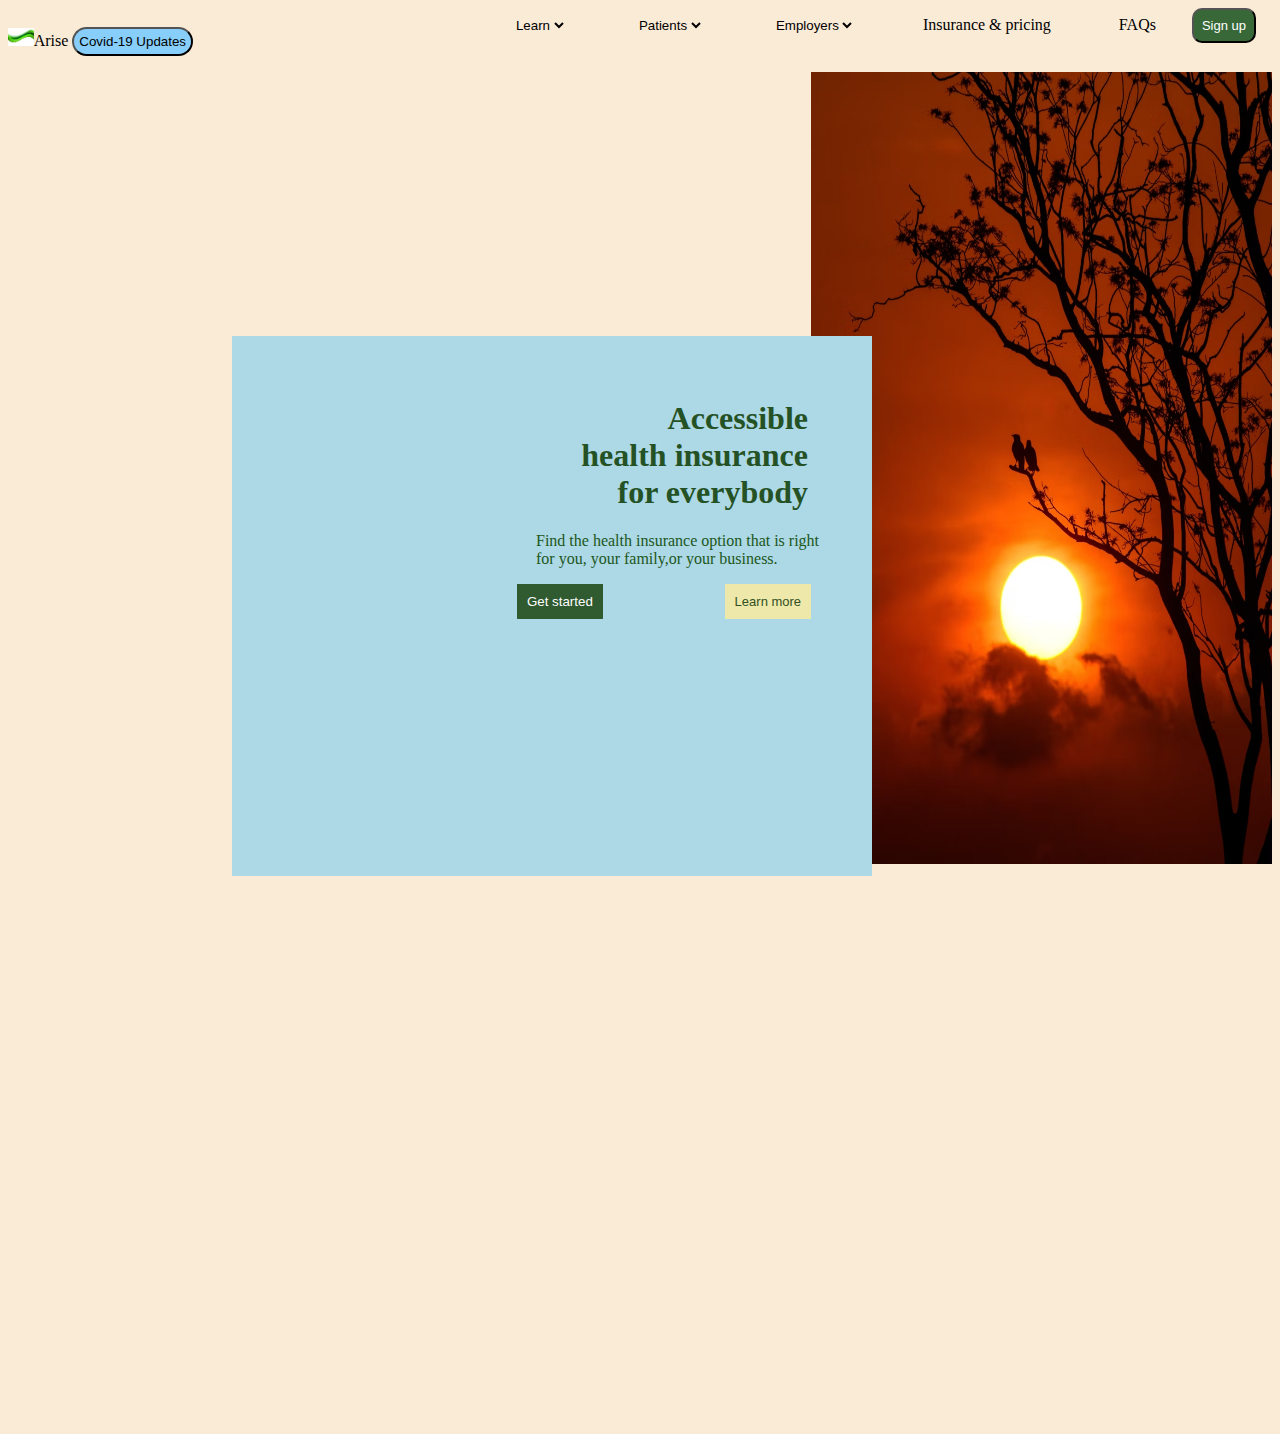
<file: Index.html>
<!DOCTYPE html>
<html lang="en">
<head>
    <meta charset="utf-8">
    <title>title</title>
    <link rel="stylesheet" href="style.css">
<link>
<body>
    <div class="main_container">       
        <header>                     
            <nav class="roshani">
                <span> <img class="logo" src="Logo.jpeg" alt=""/></span>Arise
                 <button class="button">    
            Covid-19 Updates</button> </nav>         
            <nav>                         
              <a href="#"><select name="Learn" id="roshani"> 
                        <option value=" Learn"> Learn</option>
                    </select>   
                </a>
                <a href="#"><select name="Patients" id="roshani">
                        <option value="Patients">Patients</option>
                    </select>
                </a>    
                <a href="#"><select name=" Employers" id="roshani">
                        <option value=" Employers"> Employers</option>
                    </select>
                </a>
                <a href="#">Insurance & pricing</a>
                <a href="#">FAQs</a>
                <button class="sign">Sign up</button>
            </nav>
        </header>                              
        <div class="inside"><img class="image" src="Nature.avif"alt="image">
        </div>
        <div class="upper">
            <h1>Accessible <br> health insurance <br> for everybody</h1>
            <p>Find the health insurance option that is right <br> for you, your family,or your business.</p>
            <div class="container">
                <button class="start">Get started</button>
                <button class="learn">Learn more</button>
            </div>
        </div>
    </div>
</body>
</html>
</file>
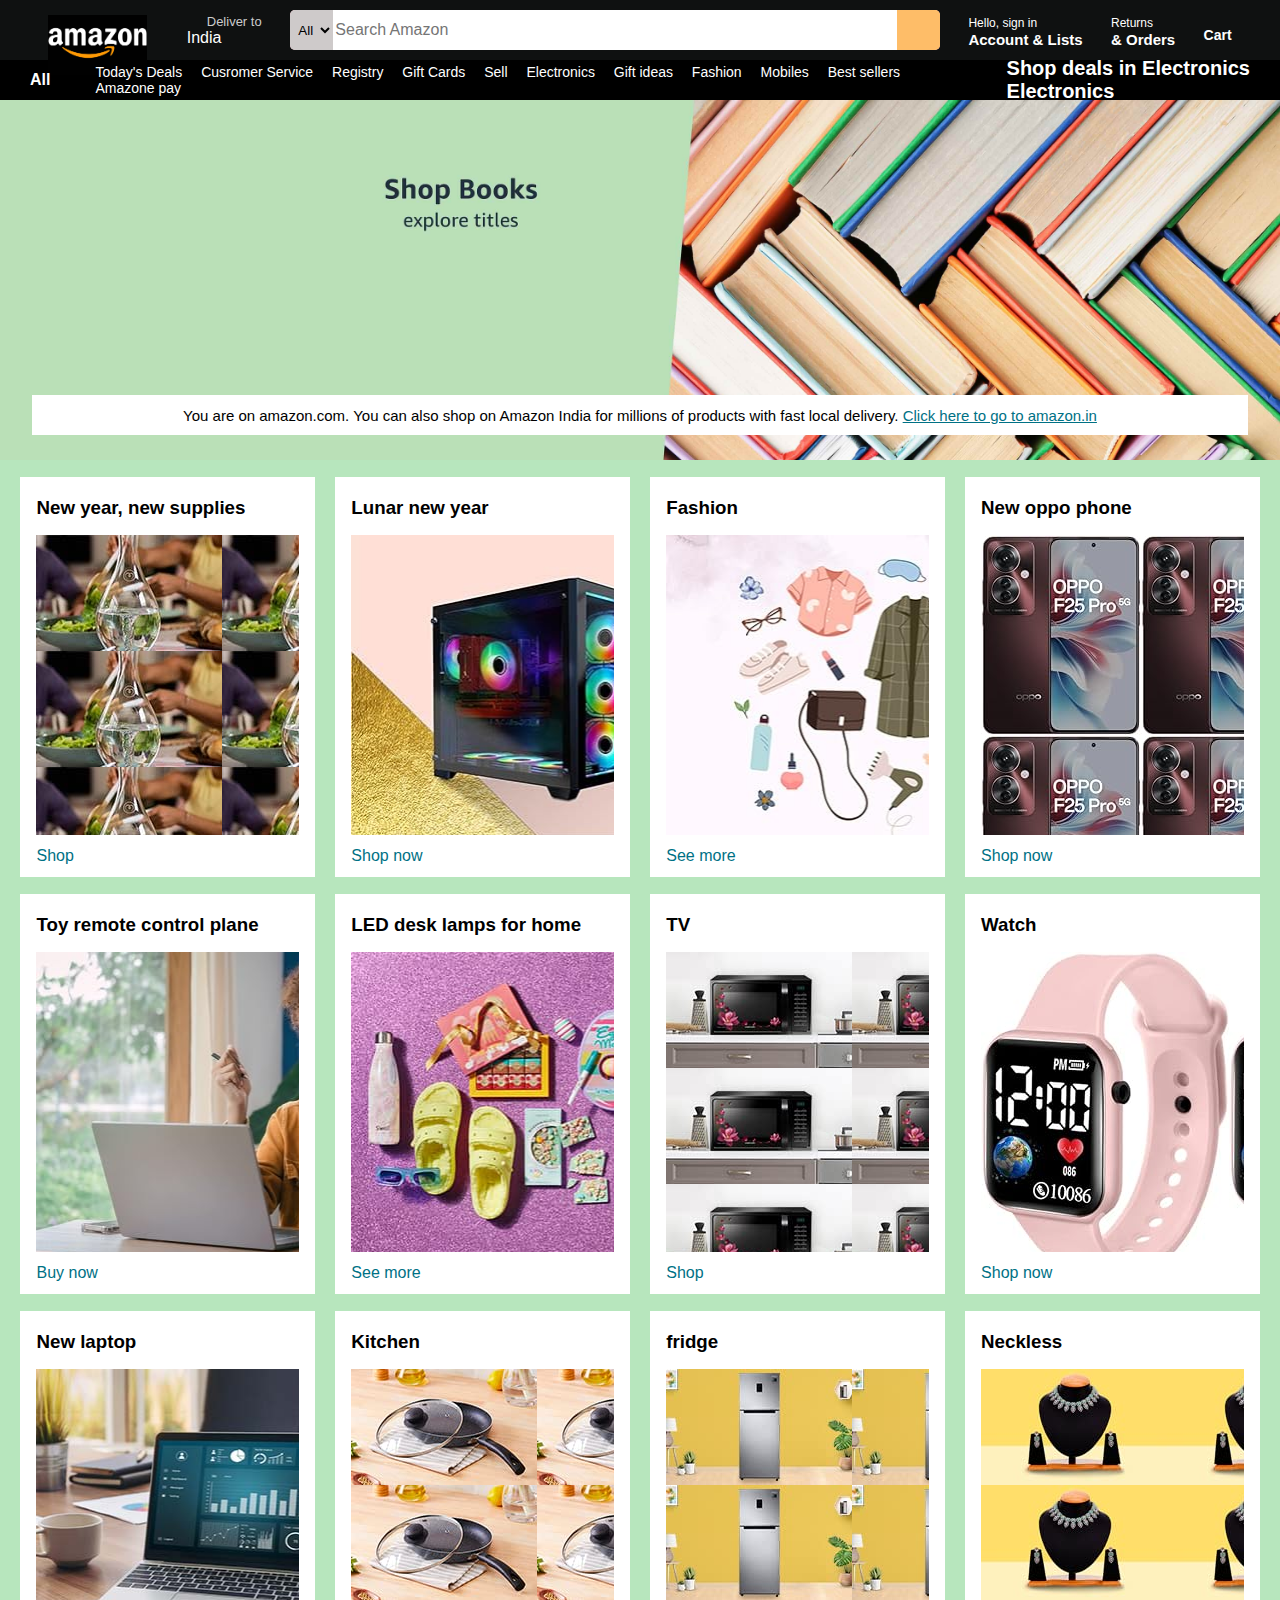
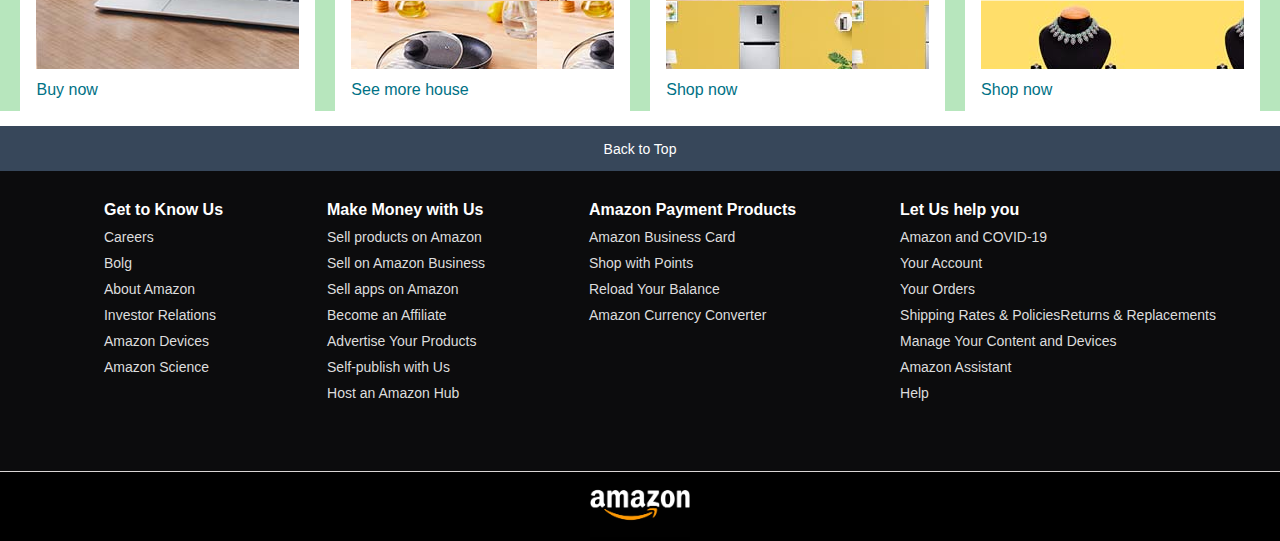
<file: Amazone2.html>
<!DOCTYPE html>
<html lang="en">
<head>
    <meta charset="UTF-8">
    <meta name="viewport" content="width=device-width, initial-scale=1.0">
    <title>Amazon</title>
    <!--contend delivery network  -->
    <link rel="stylesheet" href="https://cdnjs.cloudflare.com/ajax/libs/font-awesome/6.5.1/css/all.min.css" integrity="sha512-DTOQO9RWCH3ppGqcWaEA1BIZOC6xxalwEsw9c2QQeAIftl+Vegovlnee1c9QX4TctnWMn13TZye+giMm8e2LwA==" crossorigin="anonymous" referrerpolicy="no-referrer" />
    <!-- <link rel="stylesheet" href="style.css"> -->
    <link rel="stylesheet" href="amzon2.css">
</head>
<body>
    <header>
        <div class="navbar">
            <div class="nav-logo border">
                    <div class="logo"></div>
            </div>
            <div class="nav-address border">
                <p class="add-first">Deliver to </p>
                <div class="add-icon">
                    <i class="fa-solid fa-location-dot"></i>  <!--this is logo of location -->
                    <p class="add-second">India</p>
                </div>
            </div>

            <div class="nav-search">
                <select class="search-select">
                    <option>All</option>
                </select>
                <input placeholder="Search Amazon" class="search-input">
                <div class="search-icon">
                    <i class="fa-solid fa-magnifying-glass"></i>
                </div>
            </div>

            <div class="nav-singin border">
            <p><span>Hello, sign in</span> </p> 
            <p class="nav-second">Account & Lists</p>
        </div>
        <div class="nav-return border">
            <p><span>Returns</span> </p> 
            <p class="nav-second">& Orders</p>
        </div>
        <div class="nav-card border">
            <i class="fa-solid fa-cart-shopping"></i>
            Cart
        </div>
    </div>

    <div class="panel">
        <div class="panel-all border">
            <i class="fa-solid fa-bars"></i>
            <b>All</b> 
        </div>
        <div class="panel-options">
            <p class="border">Today's Deals</p>
            <p class="border">Cusromer Service</p>
            <p class="border">Registry</p>
            <p class="border">Gift Cards</p>
            <p class="border">Sell</p>
            <p class="border">Electronics</p>
            <p class="border">Gift ideas</p>
            <p class="border">Fashion</p>
            <p class="border">Mobiles</p>
            <p class="border">Best sellers</p>
            <p class="border">Amazone pay</p>

        </div>
        <div class="panel-deals border">
            Shop deals in Electronics            <p class="border">Electronics</p>

        </div>
    </div>
    </header>
    <div class="hero-section">
        <div class="hero-msg">
        <p>You are on amazon.com. You can also shop on Amazon India for millions of products with fast local delivery. <a href="https://www.amazon.in/?&tag=googhydrabk1-21&ref=pd_sl_7hz2t19t5c_e&adgrpid=155259815513&hvpone=&hvptwo=&hvadid=674842289437&hvpos=&hvnetw=g&hvrand=16294529747301601565&hvqmt=e&hvdev=c&hvdvcmdl=&hvlocint=&hvlocphy=9299869&hvtargid=kwd-10573980&hydadcr=14453_2316415"> Click here to go to amazon.in</a></p>
        </div>
    </div>

    <div class="shop-section">
    <div class="box">
        <div class="box-content">
            <h3>New year, new supplies</h3>
        <div class="box-img" style="background-image: url('rosh2.jpg');"></div>
        <p>Shop</p>
        </div>
    </div>

    <div class="box">
        <div class="box-content">
            <h3>Lunar new year</h3>
        <div class="box-img" style="background-image: url('rosh3.jpg');"></div>
        <p>Shop now</p>
        </div>
    </div>

    <div class="box">
        <div class="box-content">
            <h3>Fashion</h3>
        <div class="box-img" style="background-image: url('rosh4.jpg');"></div>
        <p>See more </p>
        </div>
    </div>

    <div class="box">
        <div class="box-content">
            <h3>New oppo <!--professional--> phone</h3>
        <div class="box-img" style="background-image: url('oppo-mobile.jpg');"></div>
        <p>Shop now</p>
        </div>
    </div>
    <div class="box">
        <div class="box-content">
            <h3>Toy remote control plane</h3>
        <div class="box-img" style="background-image: url('rosh7.jpg');"></div>
        <p>Buy now</p>
        </div>
    </div>

    <div class="box">
        <div class="box-content">
            <h3>LED desk lamps for home</h3>
        <div class="box-img" style="background-image: url('rosh5.jpg');"></div>
        <p>See more </p>
        </div>
    </div>

    <div class="box">
        <div class="box-content">
            <h3>TV</h3>
        <div class="box-img" style="background-image: url('tv.jpg');"></div>
        <p>Shop </p>
        </div>
    </div>

    <div class="box">
        <div class="box-content">
            <h3>Watch</h3>
        <div class="box-img" style="background-image: url('watch.jpg');"></div>
        <p>Shop now</p>
        </div>
    </div>
    <div class="box">
        <div class="box-content">
            <h3>New laptop</h3>
        <div class="box-img" style="background-image: url('rosh9.jpg');"></div>
        <p>Buy now</p>
        </div>
    </div>

    <div class="box">
        <div class="box-content">
            <h3>Kitchen</h3>
        <div class="box-img" style="background-image: url('knife.jpg');"></div>
        <p>See more house</p>
        </div>
    </div>

    <div class="box">
        <div class="box-content">
            <h3>fridge</h3>
        <div class="box-img" style="background-image: url('fridge.jpg');"></div>
        <p>Shop now</p>
        </div>
    </div>

    <div class="box">
        <div class="box-content">
            <h3>Neckless</h3>
        <div class="box-img" style="background-image: url('girl_.jpg');"></div>
        <p>Shop now</p>
        </div>
    </div>
</div>
<footer>
    <div class="foot-panel1">
        Back to Top
    </div>

    <div class="foot-panel2 ">
        <ul>
            <p><b>Get to Know Us</b></p>
            <a>Careers</a>
            <a>Bolg</a>
            <a>About Amazon</a>
            <a>Investor Relations</a>
            <a>Amazon Devices</a>
            <a>Amazon Science</a>
        </ul>
        <ul>
            <p><b>Make Money with Us</b></p>
            <a>Sell products on Amazon</a>
            <a>Sell on Amazon Business</a>
            <a>Sell apps on Amazon </a>
            <a>Become an Affiliate</a>
            <a>Advertise Your Products</a>
            <a>Self-publish with Us</a>
            <a>Host an Amazon Hub</a>
        </ul>
        <ul>
            <p><b>Amazon Payment Products</b></p>
            <a>Amazon Business Card</a>
            <a>Shop with Points</a>
            <a>Reload Your Balance</a>
            <a>Amazon Currency Converter</a>
        </ul>
        <ul>
            <p><b>Let Us help you</b></p>
            <a>Amazon and COVID-19</a>
            <a>Your Account</a>
            <a>Your Orders</a>
            <a>Shipping Rates & PoliciesReturns & Replacements</a>
            <a>Manage Your Content and Devices</a>
            <a>Amazon Assistant</a>
            <a>Help</a>
        </ul>
    </div>
    <div class="foot-panel3">
        <div class="logo"></div>
    </div>

    <div></div>

</footer>
</body>
</html>
</file>
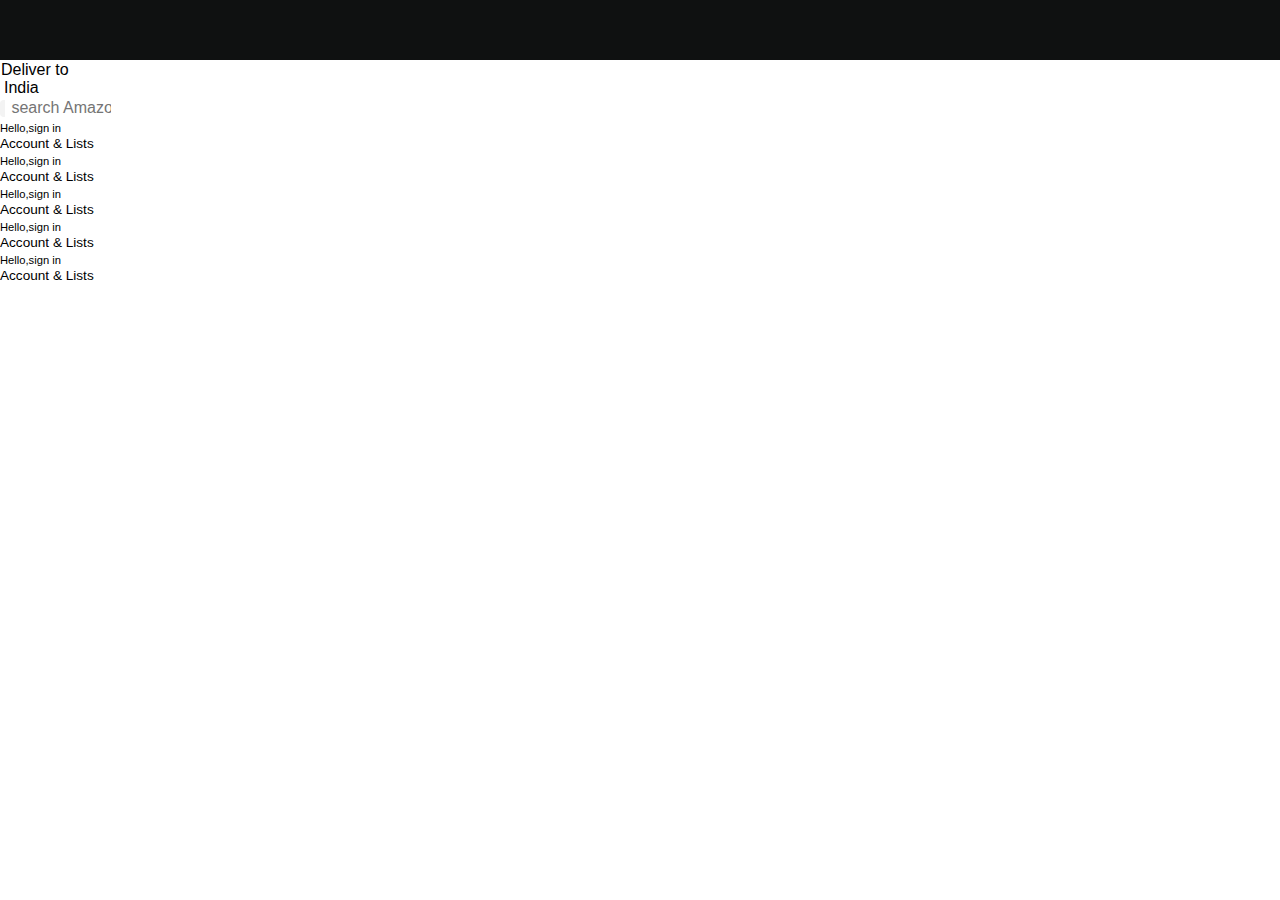
<file: new.html>
<!DOCTYPE html>
<html lang="en">
<head>
    <meta charset="UTF-8">
    <meta name="viewport" content="width=device-width, initial-scale=1.0">
    <title>Amazon</title>
    <link rel="stylesheet" href="https://cdnjs.cloudflare.com/ajax/libs/font-awesome/6.5.1/css/all.min.css" integrity="sha512-DTOQO9RWCH3ppGqcWaEA1BIZOC6xxalwEsw9c2QQeAIftl+Vegovlnee1c9QX4TctnWMn13TZye+giMm8e2LwA==" crossorigin="anonymous" referrerpolicy="no-referrer" />
    <link rel="stylesheet" href ="new.css">   
    </head>
    <body>
        <header>
                <div class="navbar">
                    <div class="nav-logo border"></div>
                        <div class="logo"></div>
                   </div>

             <div class="nav-address border">
                 <p class="add-first">Deliver to</p>
                    <div class="add-icon">
                        <i class="fa-solid fa-location-dot"></i>
                          <p class="add-second">India</p>
                       </div>
                 </div>
 
          <div class="nav-search">
           <select class="search-select">
                <option>All</option>
           </select>
    <input placeholder="search Amazon" class="search-input">
    <div class="search-icon">
        <i class="fa-sharp fa-light fa-magnifying-glass"></i>
        </div>
    </div>
    
    <div class="nav-singin">
         <p><span>Hello,sign in</span></p>
         <p class="nav-second">Account & Lists</p>

    </div>

    <div class="nav-singin">
        <p><span>Hello,sign in</span></p>
        <p class="nav-second">Account & Lists</p>

   </div>

   <div class="nav-singin">
    <p><span>Hello,sign in</span></p>
    <p class="nav-second">Account & Lists</p>

</div>

<div class="nav-singin">
    <p><span>Hello,sign in</span></p>
    <p class="nav-second">Account & Lists</p>

</div>
<div class="nav-singin">
    <p><span>Hello,sign in</span></p>
    <p class="nav-second">Account & Lists</p>

</div>

           



                        <!-- <h2>oppo Mobile</h2>
                        <div class="box-image" style="background-image : url(box1-laptop.jpg);"></div>
                        <p>see more</p>
                    </div>
                </div>

        </div>
        <div class="box1">box1</div>
        <div class="box1">box2</div>       
        <div class="box1">box3</div>       
        <div class="box1">box4</div>        -->
</file>
<file: style.css>
body {
    background-color: antiquewhite;
  }
  .logo{
    height: 2vh;
    border: radius 10px;
  }
  .span{
    margin-right: 1.5rem;
    font-size: x-large;
    color: rgb(13, 41, 13);
  }
  .about{
    height: 2vh;
  }
  .button{
    padding: 5px;
    border-radius: 20px;
    background-color:lightskyblue;
  }
  a {
    text-decoration: none;
    color: black;
    margin: 2rem;
  }
  .Mrunali {
    margin-top: 1.2rem;
  }
  
  select {
    background: transparent;
    border: none;
  }
  .sign {
    background-color: rgb(56, 104, 56);
    font-size:small;
    padding: 0.5rem 0.5rem;
    margin-right: 1rem;
    border-radius: 10px;
    color:palegoldenrod;
  }
  header {
    display: flex;
    justify-content: space-between;
  }
  .image{
    width:36vw;
    height:88vh;
  }
  .inside {
    margin-top: 1rem;
    display: flex;
    justify-content: right;
  }
  .upper {
    position: relative;
    bottom: 30rem;
    left: 14rem;
    background-color: lightblue;
    bottom: 550px;
    width: 50vw;
    height: 60vh;
  }
  .upper h1 {
    padding: 4rem 4rem 0rem 7rem;
    text-align: end;
    font-size: xx-large;
    color: rgb(37, 82, 37);
  }
  .upper p {
    padding: 0rem 3rem 0rem 19rem;
    text-align: start;
    color: rgb(32, 87, 32);
  }
  .container {
    margin-left: 14rem;
    display: flex;
    justify-content: space-around;
  }
  .start {
    padding: 10px;
    background: transparent;
    background-color: rgb(48, 90, 48);
    color: white;
    border: none;
  }
  .learn {
    padding: 10px;
    background: transparent;
    background-color:palegoldenrod;
    color: rgb(50, 80, 36);
    border: none;
    font-size:small;
  }
  .button image
  {
    border-radius:2px;
  }
  a {
    text-decoration: none;
    color: black;
    margin: 2rem;
  }
  .roshani{
    margin-top: 1.2rem;
  }
  .button {
     padding:5px;
    border-radius:20px;
    
  }
  select {
    background: transparent;
    border: none;
  }
  .sign {
    background-color: rgb(56, 104, 56);
    font-size:small;
    padding: 0.5rem 0.5rem;
    margin-right: 1rem;
    border-radius: 10px;
    color: white;
  }
  header {
    display: flex;
    justify-content: space-between;
  }
  .image{
    width:36vw;
    height:88vh;
  }
</file>
<file: amzon2.css>
*{
    margin: 0;
    font-family: Arial;
    box-sizing: border-box;
}

.navbar {
    display : flex;  /* navbar logo names are come in row using flex */
    align-items: center;  /* elements are come in center useing this */
    height: 60px;
    background-color:#0f1111;
    color: white;
    padding: 0 20px;
    justify-content: space-evenly;
}

.nav-logo {
    height: 30px;
    width : 100px;
    
}

.logo {
    background-image: url("Amazon-new.jpg");
    background-size: contain;
    height: 10px;
    width:100%;
}

.border:hover {
    border: 1px solid white;
}

/* box2 */
.add-first {
    color:#cccccc;
    font-size: 13px;
    margin-left: 30px;

}
/* 
.add-second {
 

} */

.add-icon {
    display: flex;
    align-items: center;
    margin-left: 10px;
}

/* box 3 */ 
.nav-search{
    display: flex;
    justify-content: space-between; /* space between items evenly */
    background-color: pink;
    width: 650px;
    height: 40px;
    border-radius: 5px;
}

.search-select {
    background-color: #cecaca;
    width: 50px;
    text-align: center;
    border-top-left-radius: 5px;
    border-bottom-left-radius: 5px;
    border: none;
}

.search-input {
    width: 100%;
    font-size: 16px;
    border: none;  /* creating a clean and borderless */
}

.search-icon{
    width: 50px;
    display: flex;
    justify-content: center;
    align-items: center;
    font-size: 20px;
    background-color: #febd68;
    border-top-right-radius: 5px;
    border-bottom-right-radius: 5px;
    color:black;
}

.nav-search:hover {
    border: 3px solid orange;
}

/* box 4 */
span {
    font-size: 12px;
}

.nav-second {
    font-size: 15px;
    font-weight: 700; /* this is for bold nav-second */ 
    
}

/* box 6 */
.nav-card i{
    font-size: 30px;
}

.nav-card {
    font-size: 14px;
    font-weight: 700;
}

/* panel */
.panel {
    height: 40px;
    background-color: #000000;
    display: flex;
    color: white;
    align-items: center;
    justify-content: space-evenly;
}

.panel-options p {
    display: inline;
    margin-left: 15px;
}

.panel-options {
    width: 70%;
    font-size: 14px;
    
}

.panel-deals{
    font-size: 20px;
    font-weight: 700;
}

/* hero-section backround image */
.hero-section{
    background-image: url("heropage.jpg");
    height: 360px;
    background-size: cover;
    display: flex;
    justify-content: center;
    align-items: flex-end;  /* this is for like i want move tag in down side */
}

.hero-msg{
    background-color: white;
    height: 40px;
    display: flex;
    align-items: center;
    justify-content: center; /* this is for center in all side */
    font-size: 15px;
    width: 95%;
    margin-bottom: 25px;
}

.hero-msg a {
    color: #007185;

}
.hero-msg a:hover {
    color: rgb(240, 129, 2);
}

/* shop section */
.shop-section{
    display: flex;
    flex-wrap: wrap; /* flex-wrap sets whether flex items are forced onto one line or can wrap onto multiple lines  */
    justify-content: space-evenly;
    background-color: #b7e6bd;

}

.box {
    /*border: 2px solid black; */
    height: 400px;
    width: 23%;
    background-color: white;
    padding: 20px 0px;
    margin-top: 17px;
}
.box-img {
    height: 300px;
    margin-top:16px ;
    margin-bottom: 12px;
}

.box-content {
    margin-left: 16px;
    margin-right: 16px;
}

.box-content p {
    color: #007185;
}

/* footer */

footer {
    margin-top: 15px;

}

.foot-panel1 {
    background-color: #37475a;
    color: white;
    height: 45px;
    font-size: 14px;
    display: flex;
    justify-content:center ;
    align-items: center;


}
.foot-panel2 {
    background-color: #0c0c0d;
    color: white;
    height: 300px;
    display: flex;
    justify-content: space-evenly;
}

ul a {
    display: block;  /* all text come in single line */
    font-size: 14px;
    margin-top: 10px;
    color: #dddddd;
}

ul  {
    margin-top: 30px;
}

.foot-panel3 {

    background-color: #000000;
    color: rgba(255, 255, 255, 0.952);
    border-top: 1px solid rgba(232, 226, 226, 0.945);
    height: 70px;
    display: flex;
    justify-content: center;
    align-items: center;
}

.logo {
    /* background-image: url("Amazon-logo"); */
    background-size: contain;
    height: 60px;
    width: 99.10px;
}

a:hover {
    text-decoration: underline;
}
</file>
<file: new.css>
*{
    margin: 0;
    font-family: Arial ;
    border: border-box;
}   

.navbar{
    height : 60px;
    background-color: #0f1111;
    color:white;
     display: flex;
    align-items: center;
    justify-content: space-evenly; 

}   
  .nav_logo {    
    height: 50px;
    width: 100px; 
}   
.logo{
     background-image : url("");
     background-size: cover;
     height : 50px;
     width :  100%;
}

  .border{
    border: 1.5px solid transparent;
 }
 
.border:hover{
    border: 1.5px solid transparent;
} 

 box2 
.add-first{
    color:#cccccc;
    font-size: 0.85rem;
    margin-left: 15px;

}

.add-second{
    font-size: 1rem;
    margin-left: 3px;
}

.add-icon{
    display: flex;
    align-items: center;
}

 .box3 
 .nav-search {
    display: flex;
    justify-content: space-evenly;
    background-color: pink;
    width: 620px;
    height: 40px;
    border-radius: 4px;
}

.search-select {
    background-color: #f3f3f3;
    width: 5px;
    text-align: center;
    border-top-left-radius: 4px;
    border-bottom-left-radius: 4px;
    border: none; 

 }

.search-input {
    width: 100px;
    font-size: 1rem;
    border:none;
}

.seacrh-icon{
    width: 45px;
    display: flex;
    justify-content: center;
    align-items: center;
    font-size: 1rem;
    background-color: #febd68;
    border-top-right-radius: 4px;
    border-bottom-right-radius: 4px;
    color: #0f1111;

}

.nav-search:hover {
 border: 2px solid orange;
}

 /**.box4 **/
span {
    font-size: 0.7rem;
}

.nav-second {
    font-size: 0.85rem;
    font-weight: 700px; 
}

/** box6 **/
/* .nav-cart i {
font-size: 30px;
} */
/* .nav-cart {
    font-size: 0.85rem;
    font-weight: 700;
} */

/* * panel *
.panel {
    height: 40px;
    background-color: #222f3d;
    display: flex;
    color: white;
    align-items: center;
    justify-content: space-evenly;
} */

/* .panel-ops p {

    display:flex;
    margin-left: 50px;
}

.panel-ops {
    display: flex;
    width: 70%;
    font-size: 0.85rem;
} */

/* .panel-deals {
    display: flex;
   font-size: 0.9rem;
   font-weight: 700;
}  */
/** hero section **/
./*hero-section {
    background-image: url(boat342_.jpg);
    background-size: cover;
    height: 350px;
    display: flex;
    justify-content: center;
    align-items: flex-end;
    
}

.hero-msg {
    background-color: white;
    color: black;
    height:  40px;
    display: flex;
    align-items: center;
    justify-content: center;
    font-size: 0.85rem;
    width: 80%;
    margin-bottom: 25px;
    
}

.hero-msg a {
    color: #007185;
} */

/** shop section **/
/* .shop-section {
    display: flex;
    justify-content: space-evenly;
}
 */


/* .box {
    border: 2px solid black;
    height: 400px;
    width: 23%;

} */
</file>
